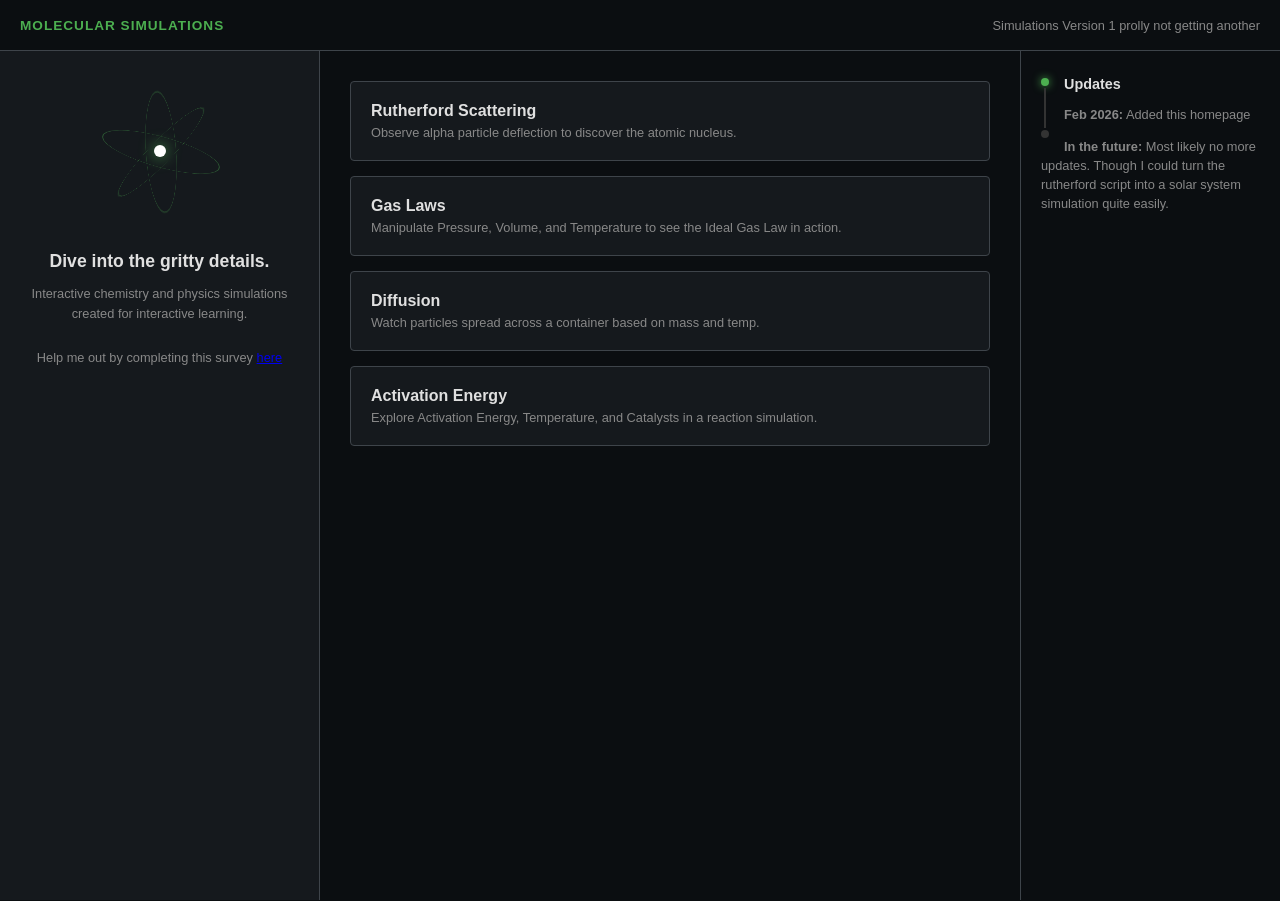
<file: index.html>
<!DOCTYPE html>
<html lang="en">
<head>
    <meta charset="UTF-8">
    <meta name="viewport" content="width=device-width, initial-scale=1.0">
    <title>Molecular Simulations | Home</title>
    <link rel="stylesheet" href="css/New_Global_Style_sheet.css">
    <link rel="stylesheet" href="css/homepage_needed_css_and_i_was_too_lazy_to_use_the_global_stylesheet_so_i_made_another.css">
</head>
<body>
    <header>
        <div class="header-left">
            <div class="header-title" style="color: var(--accent-green);">MOLECULAR SIMULATIONS</div>
        </div>
        <div class="about-link">Simulations Version 1 prolly not getting another</div>
    </header>

    <main class="home-container">
        <section class="hero-sidebar">
            <div class="atom-logo">
                <div class="nucleus-core"></div>
                <div class="electron-orbit orbit-1"></div>
                <div class="electron-orbit orbit-2"></div>
                <div class="electron-orbit orbit-3"></div>
            </div>
            <div class="hero-text">
                <h2>Dive into the gritty details.</h2>
                <p>Interactive chemistry and physics simulations created for interactive learning.</p>
                
                <p>Help me out by completing this survey <a href="https://docs.google.com/forms/d/e/1FAIpQLSfErrPiZkhOVlz86d4ylqI7jY0O-umaavbJKGQxiSGO2myeWA/viewform?usp=publish-editor" target="_blank">here</a></p>
            </div>
        </section>

        <section class="sim-selection">
            <a href="Simulations/ruther_2.html" class="sim-card">
                <div class="sim-info">
                    <h3>Rutherford Scattering</h3>
                    <p>Observe alpha particle deflection to discover the atomic nucleus.</p>
                </div>
                <div class="sim-preview rutherford-bg"></div>
            </a>

            <a href="Simulations/gas_laws.html" class="sim-card">
                <div class="sim-info">
                    <h3>Gas Laws</h3>
                    <p>Manipulate Pressure, Volume, and Temperature to see the Ideal Gas Law in action.</p>
                </div>
                <div class="sim-preview gas-bg"></div>
            </a>

            <a href="Simulations/diffusion.html" class="sim-card">
                <div class="sim-info">
                    <h3>Diffusion</h3>
                    <p>Watch particles spread across a container based on mass and temp.</p>
                </div>
                <div class="sim-preview diffusion-bg"></div>
            </a>

            <a href="Simulations/test.html" class="sim-card">
                <div class="sim-info">
                    <h3>Activation Energy</h3>
                    <p>Explore Activation Energy, Temperature, and Catalysts in a reaction simulation.</p>
                </div>
                <div class="sim-preview activation-bg"></div>
            </a>
        </section>

        <aside class="side-panel">
            <div class="info-card">
                <div class="timeline">
                    <div class="dot active"></div>
                    <div class="line"></div>
                    <div class="dot"></div>
                </div>
                <div class="info-text">
                    <h3>Updates</h3>
                    <p><strong>Feb 2026:</strong> Added this homepage</p>
                    <p><strong>In the future:</strong> Most likely no more updates. Though I could turn the rutherford script into a solar system simulation quite easily.</p>
                </div>
            </div>
        </aside>
    </main>
</body>
</html>
</file>
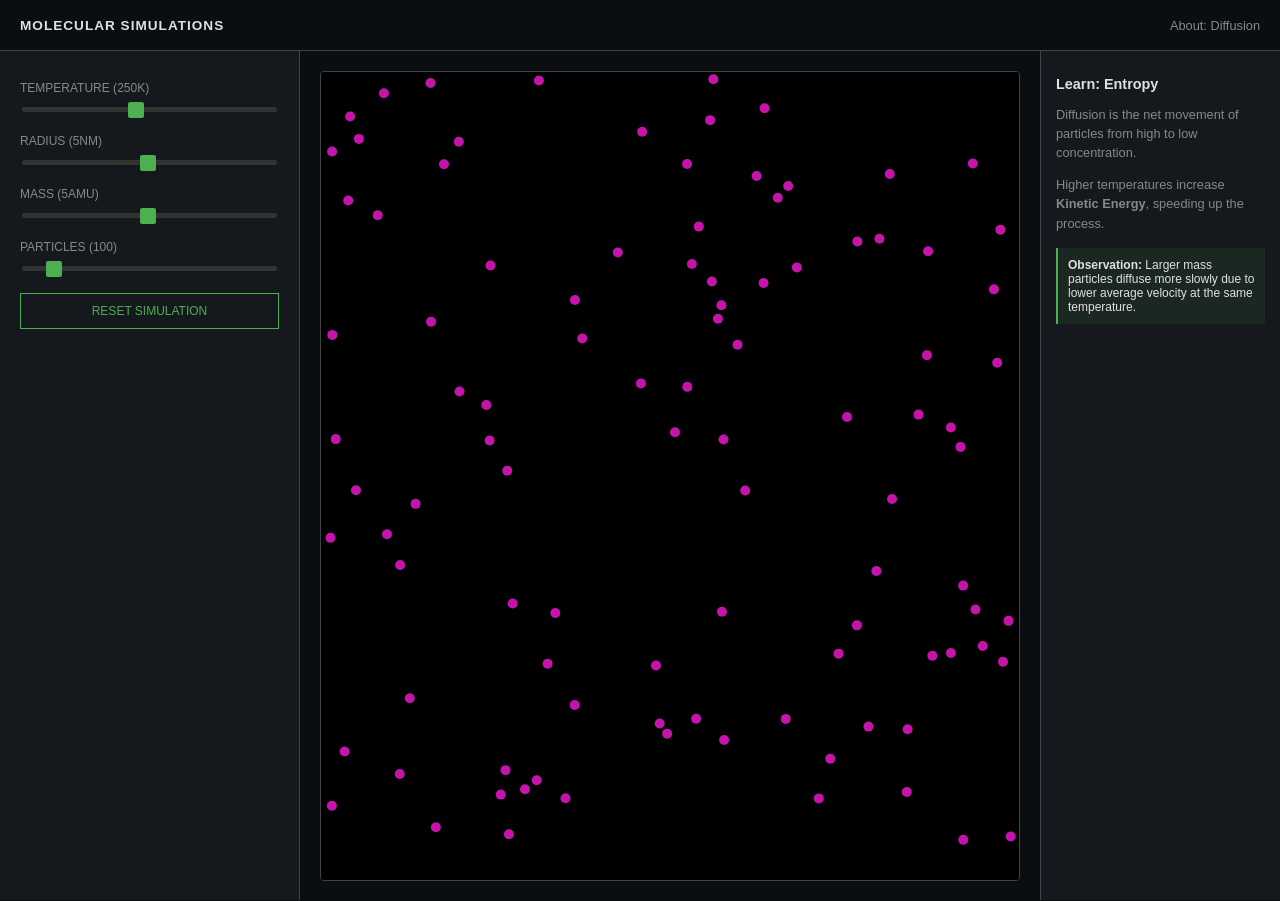
<file: Simulations/diffusion.html>
<!DOCTYPE html>
<html lang="en">
<head>
    <meta charset="UTF-8">
    <title>Lab: Diffusion</title>
    <link rel="stylesheet" href="../css/New_Global_Style_sheet.css">
</head>
<body>
    <header>
        <div class="header-left">
            
            <a href="../index.html" class="logo-link"><div class="header-title">MOLECULAR SIMULATIONS</div></a>
        </div>
        <div class="about-link">About: Diffusion</div>
    </header>

    <main>
        <section class="controls">
            <div class="variable-group">
                <label>Temperature (<span id="temp-display">250</span>K)</label>
                <input type="range" min="50" max="500" value="250" id="temp-range">
            </div>
            <div class="variable-group">
                <label>Radius (<span id="radius-display">5</span>nm)</label>
                <input type="range" min="0.1" max="10" value="5" id="radius-range" step="0.1">
            </div>
            <div class="variable-group">
                <label>Mass (<span id="mass-display">5</span>amu)</label>
                <input type="range" min="0.1" max="10" value="5" id="mass-range" step="0.1">
            </div>
            <div class="variable-group">
                <label>Particles (<span id="Num-particles-display">100</span>)</label>
                <input type="range" min="1" max="1000" value="100" id="Num-particles">
            </div>
            <button id="resetBtn" class="primary-btn">Reset Simulation</button>
        </section>

        <section class="sim-center full">
            <div class="canvas-container">
                <canvas id="simulationCanvas"></canvas>
            </div>
        </section>

        <section class="info-sidebar">
            <div class="info-text">
                <h3>Learn: Entropy</h3>
                <p>Diffusion is the net movement of particles from high to low concentration.</p>
                <p>Higher temperatures increase <strong>Kinetic Energy</strong>, speeding up the process.</p>
                <div class="observation-box">
                    <strong>Observation:</strong> Larger mass particles diffuse more slowly due to lower average velocity at the same temperature.
                </div>
            </div>
        </section>
    </main>
    <script src="../simulation_scripts/diffusion.js"></script>
    <script src="../block.js"></script>
</body>

</html>
</file>
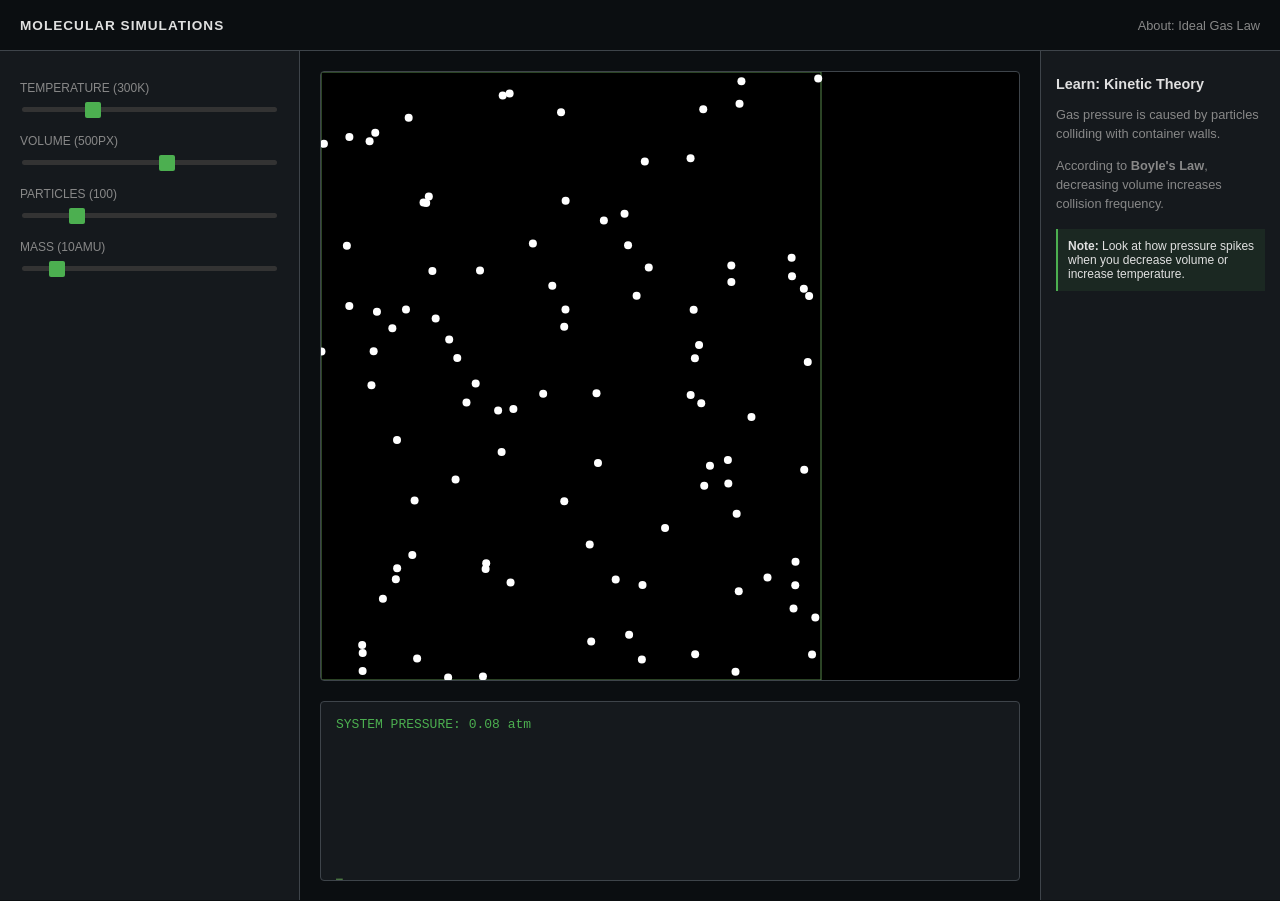
<file: Simulations/gas_laws.html>
<!DOCTYPE html>
<html lang="en">
<head>
    <meta charset="UTF-8">
    <title>Lab: Gas Laws</title>
    <link rel="stylesheet" href="../css/New_Global_Style_sheet.css">
</head>
<body>
    <header>
        <div class="header-left">
            
            <a href="../index.html" class="logo-link"><div class="header-title">MOLECULAR SIMULATIONS</div></a>
        </div>
        <div class="about-link">About: Ideal Gas Law</div>
    </header>

    <main>
        <section class="controls">
            <div class="variable-group">
                <label>Temperature (<span id="temp-display">300</span>K)</label>
                <input type="range" min="50" max="1000" value="300" id="temp-range">
            </div>
            <div class="variable-group">
                <label>Volume (<span id="volume-display">500</span>px)</label>
                <input type="range" min="100" max="800" value="500" id="volume-range">
            </div>
            <div class="variable-group">
                <label>Particles (<span id="num-display">100</span>)</label>
                <input type="range" min="1" max="500" value="100" id="num-range">
            </div>
            <div class="variable-group">
                <label>Mass (<span id="mass-display">10</span>amu)</label>
                <input type="range" min="5" max="50" value="10" id="mass-range">
            </div>
        </section>

        <section class="sim-center">
            <div class="canvas-container">
                <canvas id="simulationCanvas"></canvas>
            </div>
            <div class="readings-container">
                <div id="pressure-box">SYSTEM PRESSURE: <span id="pressure-display">0.00</span> atm</div>
                <canvas id="graphCanvas"></canvas>
            </div>
        </section>

        <section class="info-sidebar">
            <div class="info-text">
                <h3>Learn: Kinetic Theory</h3>
                <p>Gas pressure is caused by particles colliding with container walls.</p>
                <p>According to <strong>Boyle's Law</strong>, decreasing volume increases collision frequency.</p>
                <div class="observation-box">
                    <strong>Note:</strong> Look at how pressure spikes when you decrease volume or increase temperature.
                </div>
            </div>
        </section>
    </main>
    <script src="../simulation_scripts/gaslaws.js"></script>
    <script src="../block.js"></script>
</body>

</html>
</file>
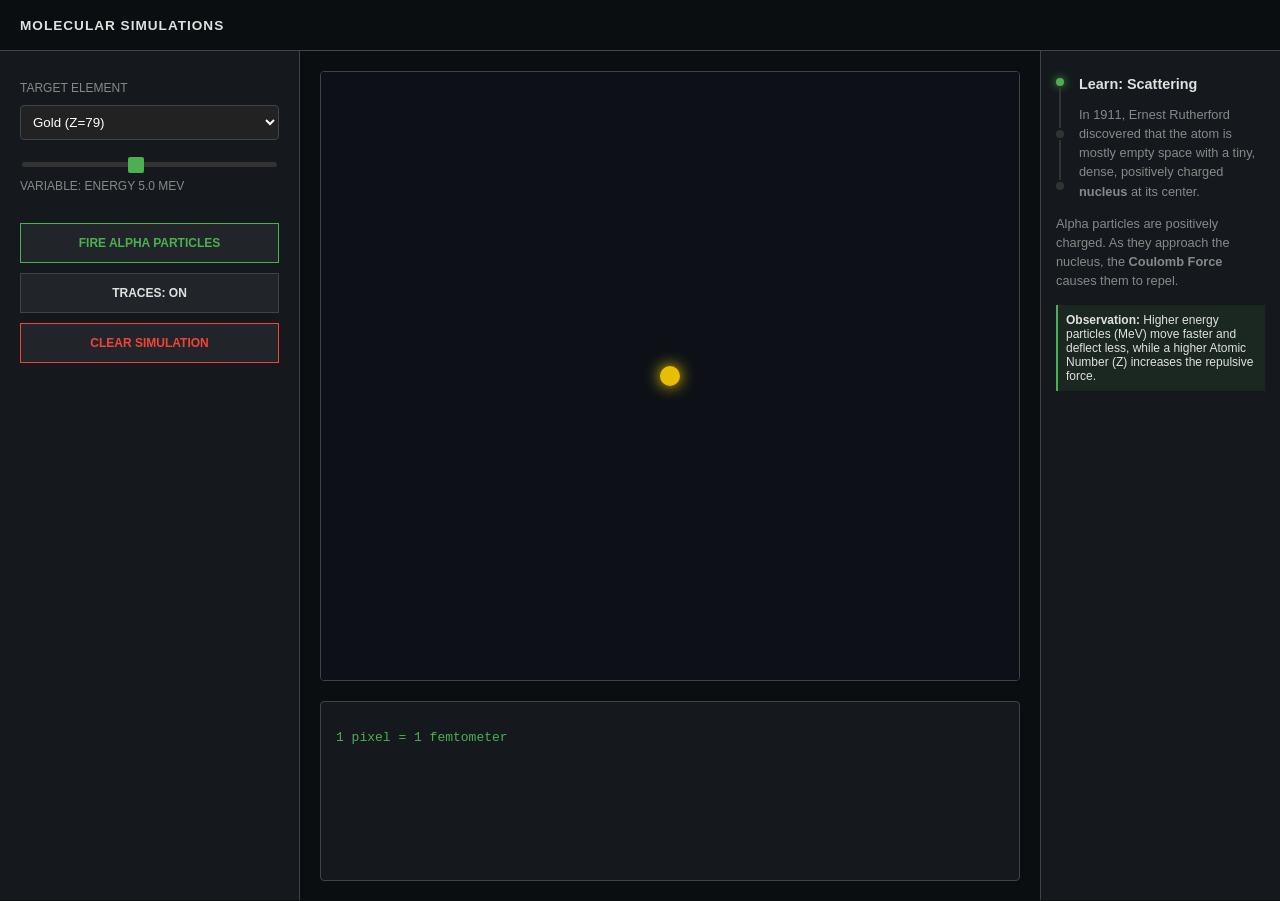
<file: Simulations/ruther_2.html>
<!DOCTYPE html>
<html lang="en">
<head>
    <meta charset="UTF-8">
    <meta name="viewport" content="width=device-width, initial-scale=1.0">
    <title>Alvin's Simulations </title>
    <link rel="stylesheet" href="../css/New_Global_Style_sheet.css">
</head>
<body>
    <header>
    <div class="header-left">
        
        <a href="../index.html" class="logo-link">
            <div class="header-title">MOLECULAR SIMULATIONS</div>
        </a>

    </div>
    
</header>

    <main>
        <section class="controls">
            <div class="variable-group">
                <label>Target Element</label>
                <select id="elementSelect">
                    <option value="79">Gold (Z=79)</option>
                    <option value="47">Silver (Z=47)</option>
                    <option value="29">Copper (Z=29)</option>
                    <option value="13">Aluminum (Z=13)</option>
                    <option value="92">Uranium (Z=92)</option>
                    <option value="118">Oganesson (Z=118)</option>
                </select>
            </div>

            <div class="variable-group">
                <input type="range" id="energySlider" min="1" max="10" value="5" step="0.1">
                <label>Variable: Energy <span id="energyDisp">5.0</span> MeV</label>
            </div>

            <div class="button-stack">
                <button class="primary-btn" onclick="fireAlpha()">Fire Alpha Particles</button>
                <button onclick="toggleTraces()" id="traceBtn">Traces: ON</button>
                <button class="danger-btn" onclick="clearParticles()">Clear Simulation</button>
            </div>
        </section>

        <section class="sim-center">
            <div class="canvas-container">
                
                <canvas id="simCanvas"></canvas>
            </div>
            <div class="readings-container">
                
                <div id="stats-display">
                    <p>1 pixel = 1 femtometer</p>
                    <p id="distanceReadout"></p>
                </div>
            </div>
        </section>

        <section class="info-sidebar">
    <div class="info-card">
        <div class="timeline">
            <div class="dot active"></div>
            <div class="line"></div>
            <div class="dot"></div>
            <div class="line"></div>
            <div class="dot"></div>
        </div>
        <div class="info-text">
            <h3>Learn: Scattering</h3>
            <p>
                In 1911, Ernest Rutherford discovered that the atom is mostly empty space with a tiny, 
                dense, positively charged <strong>nucleus</strong> at its center.
            </p>
            <p>
                Alpha particles are positively charged. As they approach the nucleus, 
                the <strong>Coulomb Force</strong> causes them to repel.
            </p>
            <div style="background: rgba(76, 175, 80, 0.1); border-left: 2px solid var(--accent-green); padding: 8px; margin-top: 15px; font-size: 0.75rem;">
                <strong>Observation:</strong> Higher energy particles (MeV) move faster and deflect less, 
                while a higher Atomic Number (Z) increases the repulsive force.
            </div>
        </div>
    </div>
</section>
    </main>

    <script src="../simulation_scripts/revised_rutherford.js"></script>
    <script src="../block.js"></script>


</body>

</html>
</file>
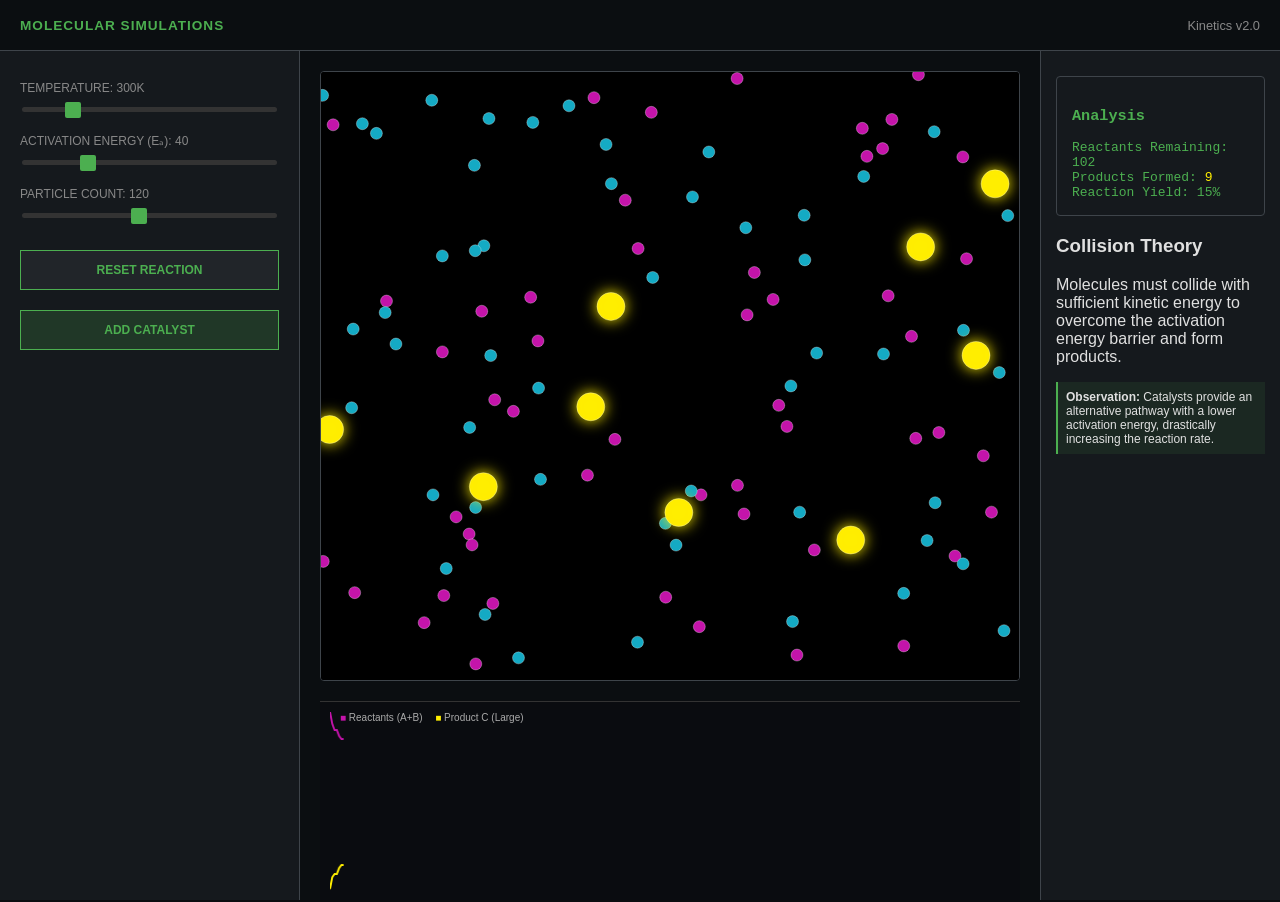
<file: Simulations/test.html>
<!DOCTYPE html>
<html lang="en">
<head>
    <meta charset="UTF-8">
    <meta name="viewport" content="width=device-width, initial-scale=1.0">
    <title>Lab | Advanced Reaction Kinetics</title>
    <link rel="stylesheet" href="../css/New_Global_Style_sheet.css">
</head>
<body>
    <header>
        <div class="header-left">
            
            <a href="../index.html" class="logo-link"><div class="header-title" style="color: var(--accent-green);">MOLECULAR SIMULATIONS</div></a>
        </div>
        <div class="about-link">Kinetics v2.0</div>
    </header>

    <main class="sim-container">
        <aside class="controls">
            <section class="variable-group">
                <label>TEMPERATURE: <span id="temp-display">300</span>K</label>
                <input type="range" id="temp-range" min="100" max="1200" value="300">
            </section>

            <section class="variable-group">
                <label>ACTIVATION ENERGY (Eₐ): <span id="ea-display">40</span></label>
                <input type="range" id="ea-range" min="5" max="150" value="40">
            </section>

            <section class="variable-group">
                <label>PARTICLE COUNT: <span id="num-display">120</span></label>
                <input type="range" id="num-range" min="20" max="240" step="20" value="120">
            </section>

            <div class="button-stack">
                <button class="primary-btn" id="startBtn">Reset Reaction</button>
                <button class="primary-btn" id="catalystBtn" style="margin-top: 10px; background: rgba(76, 175, 80, 0.2); border-color: var(--accent-green);">Add Catalyst</button>
            </div>
        </aside>

        <section class="sim-center">
            <div class="canvas-container" style="flex: 2;">
                <canvas id="simulationCanvas"></canvas>
            </div>
            
            <div class="graph-box" style="flex: 1; min-height: 180px; background: #0a0c10; border-top: 1px solid #333; padding: 10px; position: relative;">
                <canvas id="graphCanvas"></canvas>
                <div style="position:absolute; top:10px; left:20px; font-size:10px; color:#aaa; font-family:sans-serif;">
                    <span style="color:#c414aa">■</span> Reactants (A+B) 
                    <span style="color:#ffee00; margin-left:10px;">■</span> Product C (Large)
                </div>
            </div>
        </section>

        <aside class="info-sidebar">
            <div class="readings-container">
                <h3>Analysis</h3>
                <div class="reading-row"><span>Reactants Remaining:</span> <span id="reactant-count">0</span></div>
                <div class="reading-row"><span>Products Formed:</span> <span id="product-count" style="color:#ffee00">0</span></div>
                <div class="reading-row"><span>Reaction Yield:</span> <span id="yield-display">0%</span></div>
            </div>
            
            <div class="info-card">
                <h3>Collision Theory</h3>
                <p>Molecules must collide with sufficient kinetic energy to overcome the activation energy barrier and form products.</p>
                
            </div>
            <div style="background: rgba(76, 175, 80, 0.1); border-left: 2px solid var(--accent-green); padding: 8px; margin-top: 15px; font-size: 0.75rem;">
                <strong>Observation:</strong> Catalysts provide an alternative pathway with a lower activation energy, drastically increasing the reaction rate.
            </div>
        </aside>
    </main>
    <script src="../simulation_scripts/test.js"></script>
    <script src="../block.js"></script>
</body>

</html>
</file>
<file: css/New_Global_Style_sheet.css>
:root {
    --bg-dark: #0b0e11;
    --panel-bg: #15191d;
    --accent-green: #4caf50;
    --border-color: #3e444a;
    --text-main: #e0e0e0;
    --text-muted: #888;
}

body, html {
    margin: 0; padding: 0; height: 100%;
    background: var(--bg-dark); color: var(--text-main);
    font-family: 'Segoe UI', Roboto, sans-serif;
    overflow: hidden;
}

header {
    height: 50px; border-bottom: 1px solid var(--border-color);
    display: flex; align-items: center; padding: 0 20px;
    justify-content: space-between; background: var(--bg-dark);
}

.header-left { display: flex; align-items: center; gap: 15px; }
.logo-link { text-decoration: none; color: inherit; }
.header-title { 
    font-weight: bold; font-size: 0.85rem; letter-spacing: 1px;
    padding: 4px 0; border: none;
}
.header-title:hover { color: var(--accent-green); }

.menu-btn { cursor: pointer; font-size: 1.2rem; text-decoration: none; color: inherit; }
.about-link { font-size: 0.8rem; color: var(--text-muted); }

main {
    display: grid;
    grid-template-columns: 300px 1fr 240px;
    height: calc(100vh - 50px);
}

.controls {
    background: var(--panel-bg); border-right: 1px solid var(--border-color);
    padding: 30px 20px; display: flex; flex-direction: column; gap: 30px;
}

.variable-group { display: flex; flex-direction: column; gap: 10px; }
.variable-group label { font-size: 0.75rem; color: var(--text-muted); text-transform: uppercase; }

input[type=range] {
    appearance: none; background: #333; height: 5px; border-radius: 5px; outline: none;
}
input[type=range]::-webkit-slider-thumb {
    appearance: none; width: 16px; height: 16px; background: var(--accent-green); border-radius: 2px; cursor: pointer;
}

select {
    background: #222; color: white; border: 1px solid var(--border-color);
    padding: 8px; border-radius: 4px;
}

button {
    background: transparent; border: 1px solid var(--border-color);
    color: var(--text-main); padding: 10px; cursor: pointer;
    font-size: 0.75rem; text-transform: uppercase; transition: 0.2s;
}
button:hover { background: #252a30; border-color: var(--accent-green); }
.primary-btn { border-color: var(--accent-green); color: var(--accent-green); }
.danger-btn { border-color: #f44336; color: #f44336; }

.sim-center {
    display: grid; grid-template-rows: 1fr 180px; padding: 20px; gap: 20px;
}
.sim-center.full { grid-template-rows: 1fr; } /* For Diffusion */

.canvas-container {
    background: #000; border: 1px solid var(--border-color); border-radius: 4px;
    position: relative; overflow: hidden;
}

.readings-container {
    background: var(--panel-bg); border: 1px solid var(--border-color);
    border-radius: 4px; padding: 15px; font-family: monospace; color: var(--accent-green);
}

.info-sidebar { background: var(--panel-bg); border-left: 1px solid var(--border-color); padding: 25px 15px; }
.timeline { float: left; margin-right: 15px; display: flex; flex-direction: column; align-items: center; }
.dot { width: 8px; height: 8px; border-radius: 50%; background: #333; margin: 2px 0; }
.dot.active { background: var(--accent-green); box-shadow: 0 0 8px var(--accent-green); }
.line { width: 2px; height: 40px; background: #333; }

.info-text h3 { margin: 0 0 10px 0; font-size: 0.9rem; color: var(--text-main); }
.info-text p { font-size: 0.8rem; color: var(--text-muted); line-height: 1.5; margin-bottom: 10px; }
.observation-box {
    background: rgba(76, 175, 80, 0.1); border-left: 2px solid var(--accent-green);
    padding: 10px; margin-top: 15px; font-size: 0.75rem;
}

canvas { width: 100%; height: 100%; display: block; }

/* Update these blocks in your global_lab.css */

.controls {
    display: flex;
    flex-direction: column;
    gap: 20px; /* Reduces space between variable groups and buttons */
    padding: 30px 20px;
    justify-content: flex-start; /* Ensures everything starts at the top */
}

.button-stack {
    display: flex;
    flex-direction: column;
    gap: 10px;
    width: 100%;
    margin-top: 10px; /* Changed from 'auto' to a small fixed margin */
}

.button-stack button {
    width: 100%;
    padding: 12px;
    font-weight: bold; /* Matches the chunky look from your image */
    background: rgba(255, 255, 255, 0.05); /* Slight dark backing */
    cursor: pointer;
}
</file>
<file: css/homepage_needed_css_and_i_was_too_lazy_to_use_the_global_stylesheet_so_i_made_another.css>
.home-container {
    display: grid;
    grid-template-columns: 320px 1fr 260px; 
    height: calc(100vh - 50px);
}


.hero-sidebar {
    background: var(--panel-bg);
    border-right: 1px solid var(--border-color);
    padding: 40px 25px;
    display: flex;
    flex-direction: column;
    align-items: center;
    text-align: center;
}

.atom-logo {
    position: relative;
    width: 120px;
    height: 120px;
    margin-bottom: 25px;
}

.nucleus-core {
    position: absolute;
    top: 50%; left: 50%;
    width: 12px; height: 12px;
    background: #fff;
    border-radius: 50%;
    transform: translate(-50%, -50%);
    box-shadow: 0 0 15px var(--accent-green);
}

.electron-orbit {
    position: absolute;
    top: 0; left: 0;
    width: 100%; height: 100%;
    border: 1px solid rgba(76, 175, 80, 0.4);
    border-radius: 50%;
}

.orbit-1 { transform: rotateX(75deg) rotateY(15deg); animation: rotate 4s linear infinite; }
.orbit-2 { transform: rotateX(75deg) rotateY(135deg); animation: rotate 5s linear infinite; }
.orbit-3 { transform: rotateX(15deg) rotateY(75deg); animation: rotate 6s linear infinite; }

@keyframes rotate { 100% { transform: rotate(360deg); } }

.hero-text h2 { 
    font-size: 1.1rem; 
    margin-bottom: 12px; 
    color: var(--text-main);
}

.hero-text p { 
    font-size: 0.8rem; 
    color: var(--text-muted); 
    line-height: 1.5;
    margin-bottom: 25px;
}


.sim-selection {
    padding: 30px;
    display: flex;
    flex-direction: column;
    gap: 15px;
    overflow-y: auto;
}

.sim-card {
    background: var(--panel-bg);
    border: 1px solid var(--border-color);
    display: flex; 
    justify-content: space-between;
    align-items: center;
    padding: 20px;
    text-decoration: none;
    color: inherit;
    border-radius: 4px;
    transition: all 0.2s ease-in-out;
}

.sim-card:hover {
    border-color: var(--accent-green);
    background: rgba(255, 255, 255, 0.02);
    transform: translateX(5px);
}

.sim-info h3 { 
    margin: 0 0 5px 0; 
    font-size: 1rem; 
    color: var(--text-main); 
}

.sim-info p { 
    margin: 0; 
    font-size: 0.8rem; 
    color: var(--text-muted); 
}





.side-panel {
    background: var(--bg-dark);
    border-left: 1px solid var(--border-color);
    padding: 25px 20px;
}
</file>
